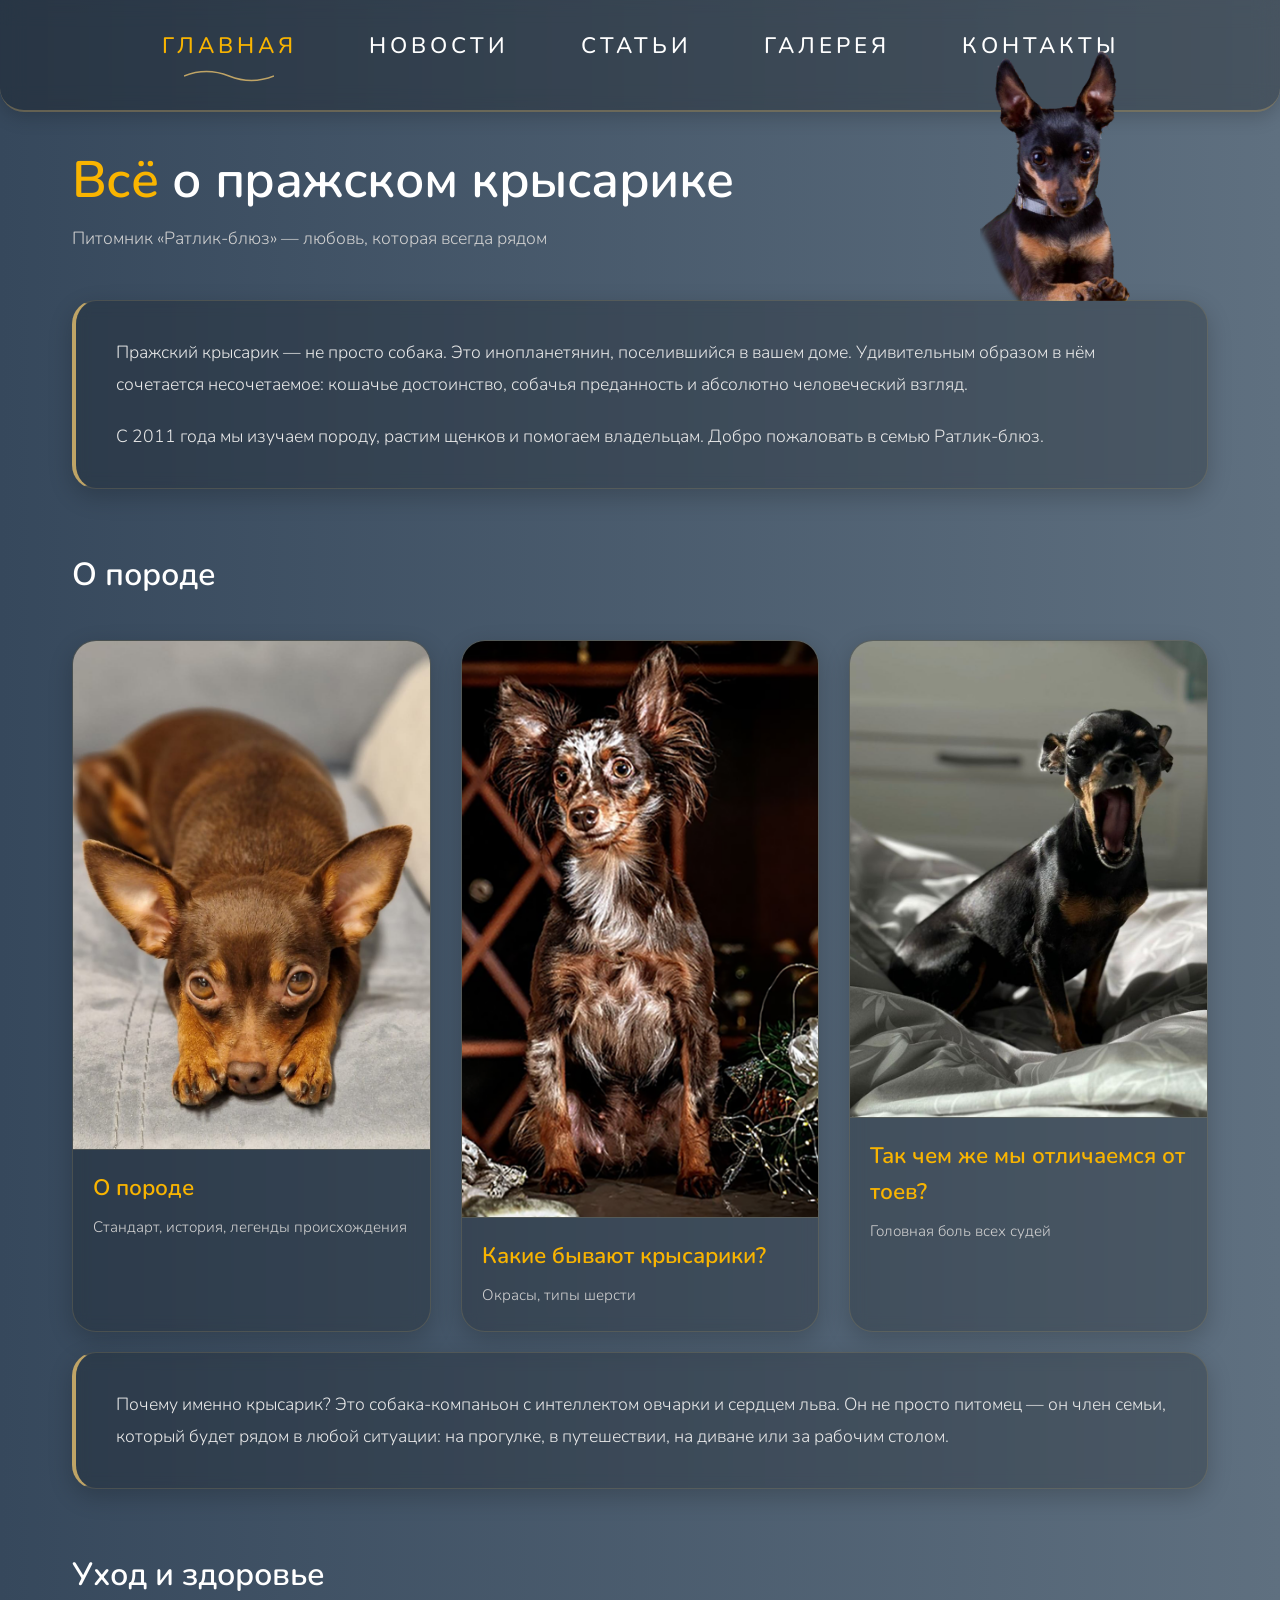
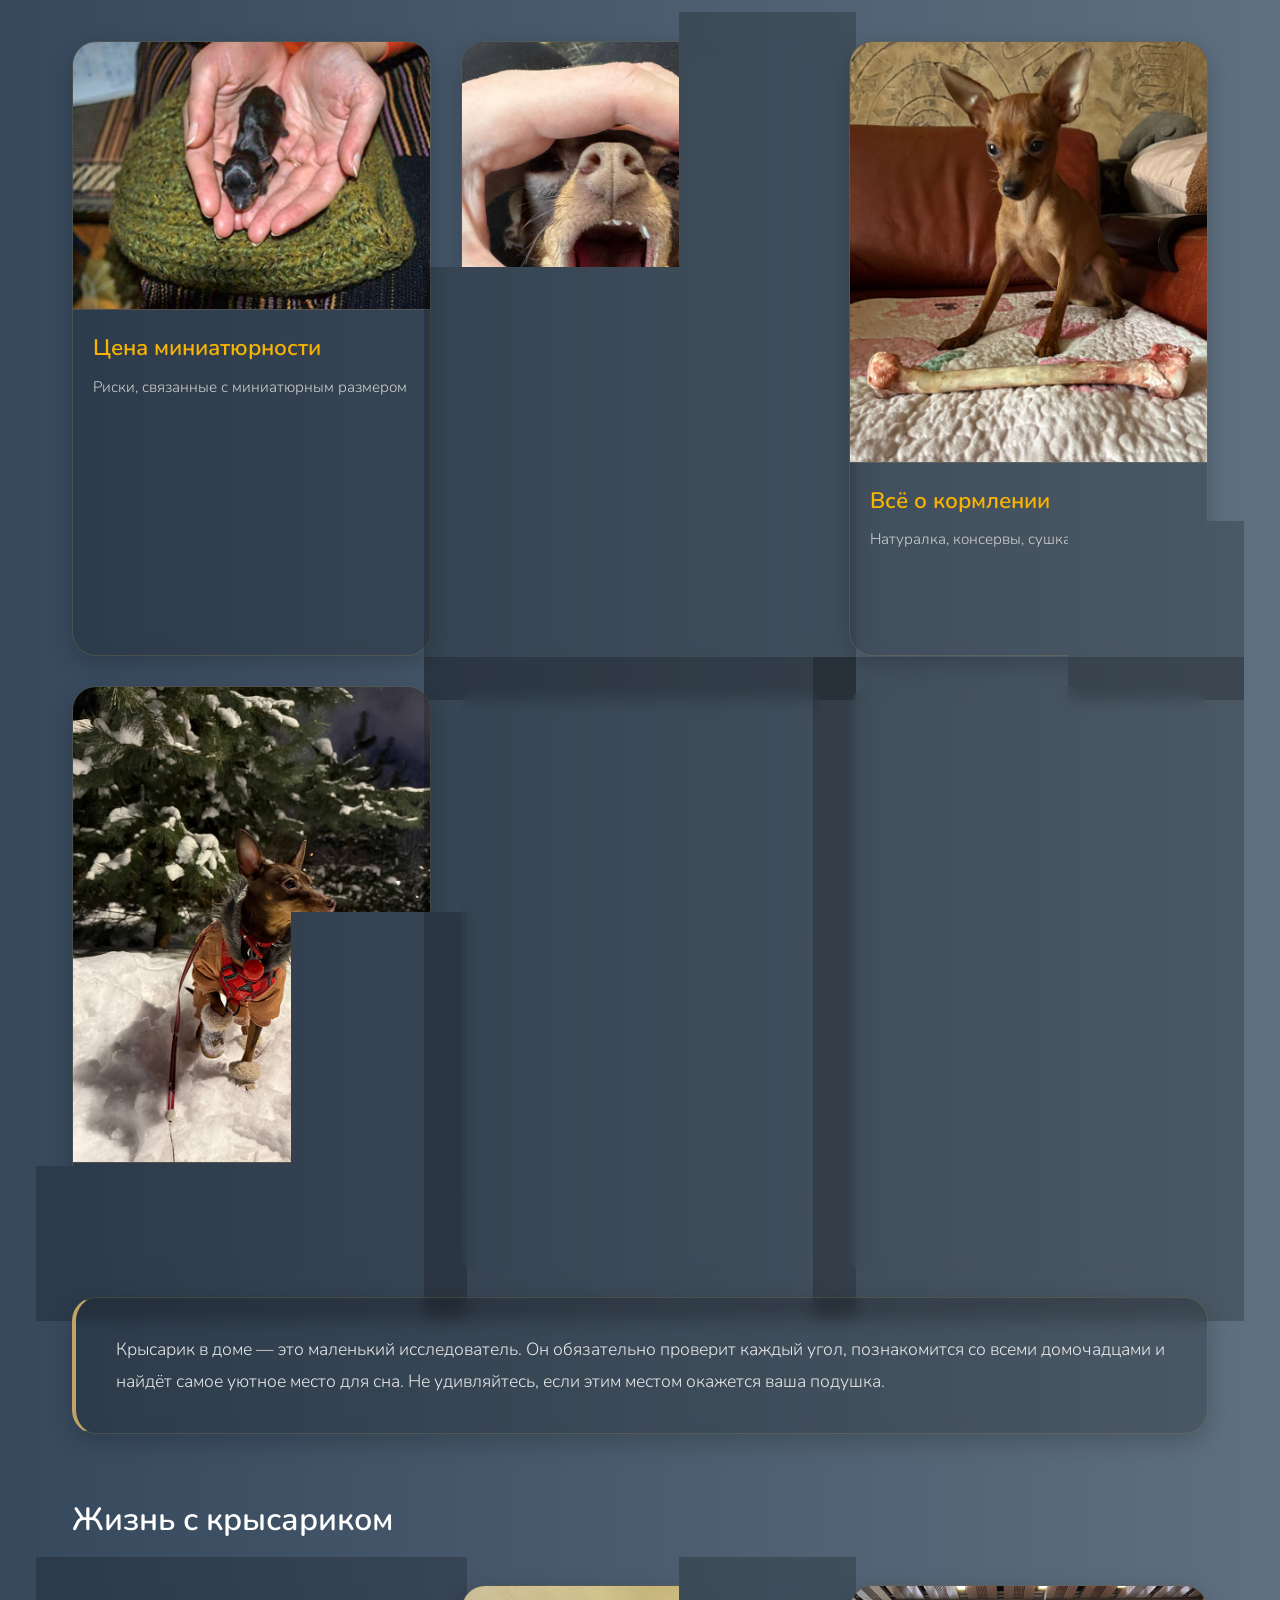
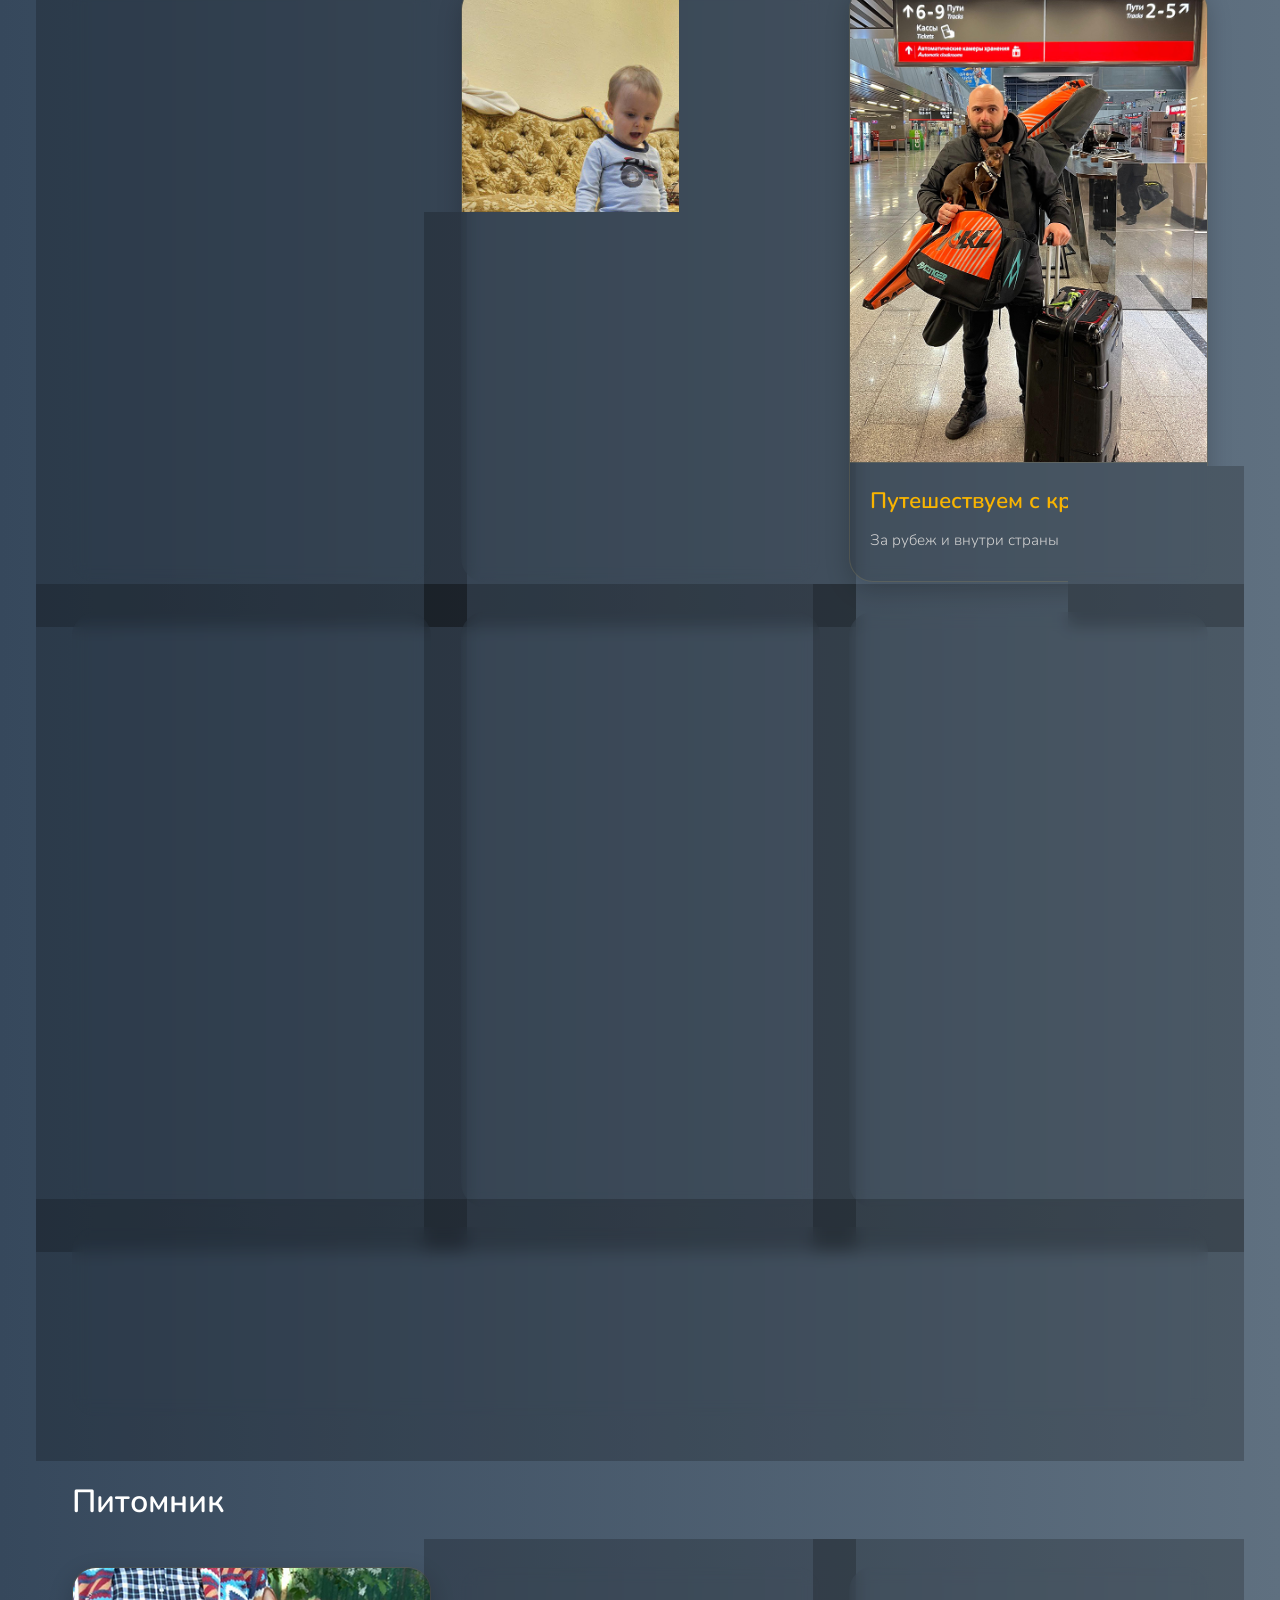
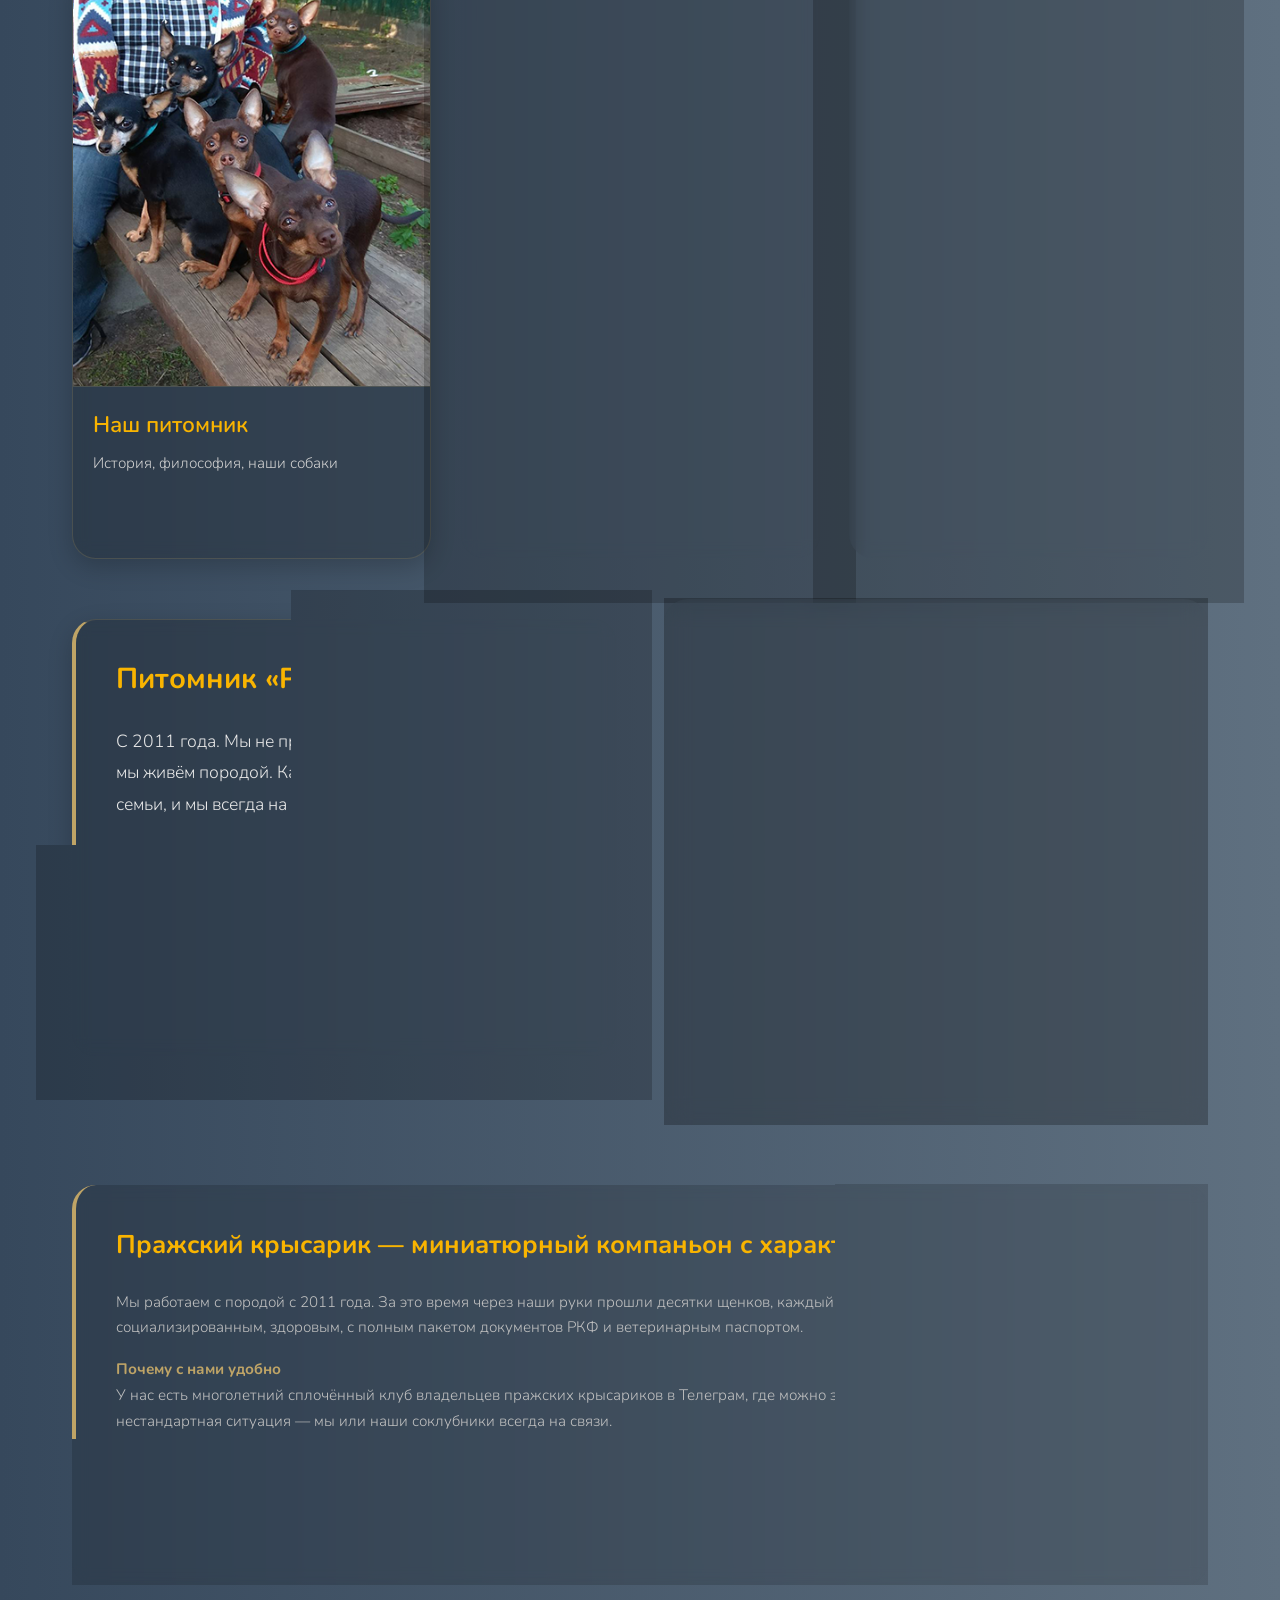
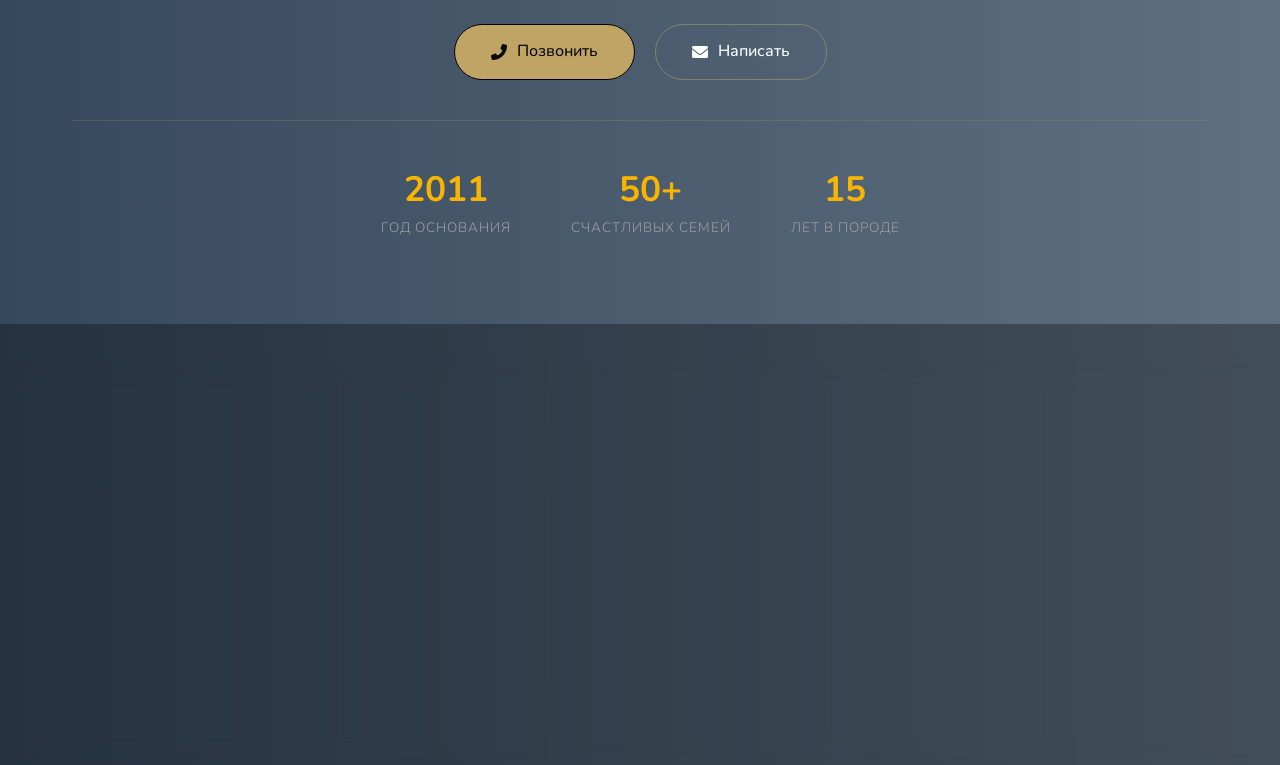
<file: index.html>
<!DOCTYPE html>
<html lang="ru">
<head>
    <meta charset="UTF-8">
    <meta name="viewport" content="width=device-width, initial-scale=1.0">
    
    <title>Пражский крысарик | Питомник Ратлик-блюз | Москва</title>
    <meta name="description" content="Пражский крысарик — миниатюрная собака-компаньон. Питомник Ратлик-блюз: щенки пражского крысарика, статьи, уход, воспитание, фотогалерея. С 2011 года.">
    <meta name="keywords" content="пражский крысарик, ратлик, питомник пражских крысариков, купить щенка пражского крысарика, пражский крысарик Москва, ратлик-блюз">
    <meta name="author" content="Питомник Ратлик-блюз">
    <meta name="robots" content="index, follow">

    <link rel="canonical" href="https://ratlik.org/">

    <meta property="og:title" content="Пражский крысарик | Питомник Ратлик-блюз">
    <meta property="og:description" content="Всё о пражском крысарике: уход, воспитание, здоровье, фотогалерея. Питомник с 2011 года.">
    <meta property="og:image" content="https://ratlik.org/images/side-dog.webp">
    <meta property="og:url" content="https://ratlik.org/">
    <meta property="og:type" content="website">
    <meta property="og:locale" content="ru_RU">
    <meta property="og:site_name" content="Питомник Ратлик-блюз">

    <meta name="twitter:card" content="summary_large_image">
    <meta name="twitter:title" content="Пражский крысарик | Питомник Ратлик-блюз">
    <meta name="twitter:description" content="Всё о пражском крысарике. Питомник с 2011 года.">
    <meta name="twitter:image" content="https://ratlik.org/images/side-dog.webp">
    
    <link href="https://fonts.googleapis.com/css2?family=Nunito:wght@300;400;500;600;700&display=swap" rel="stylesheet">
    <link rel="stylesheet" href="https://cdnjs.cloudflare.com/ajax/libs/font-awesome/6.0.0-beta3/css/all.min.css">
    
    <link rel="stylesheet" href="css/main.css">
    <link rel="stylesheet" href="css/header.css">
    <link rel="stylesheet" href="css/footer.css">
    <link rel="stylesheet" href="css/cards.css">
</head>
<body class="theme-dark">

    <div class="corner-portrait">
        <img src="images/side-dog.webp" alt="Пражский крысарик" width="212" height="auto">
    </div>

    <div id="header-placeholder"></div>

    <main class="main-content">
        <div class="multicolor-title">
            <span class="accent-part">Всё</span> о пражском крысарике
        </div>
        <div class="subhead">Питомник «Ратлик-блюз» — любовь, которая всегда рядом</div>

        <!-- Вводный текст -->
        <div class="text-block">
            <p>Пражский крысарик — не просто собака. Это инопланетянин, поселившийся в вашем доме. Удивительным образом в нём сочетается несочетаемое: кошачье достоинство, собачья преданность и абсолютно человеческий взгляд.</p>
            <p>С 2011 года мы изучаем породу, растим щенков и помогаем владельцам. Добро пожаловать в семью Ратлик-блюз.</p>
        </div>

        <!-- Блок №1: О породе -->
        <h2 class="section-title"><span class="accent-border">О породе</span></h2>
        
        <div class="cards-grid">
            <a href="o-porode.html" class="card">
                <div class="card-image">
                    <img src="images/o-porode.webp" alt="О породе" loading="lazy" width="800" height="1138">
                </div>
                <div class="card-content">
                    <h3 class="card-title">О породе</h3>
                    <p class="card-text">Стандарт, история, легенды происхождения</p>
                </div>
            </a>
            <a href="kakie-byvayut-krysariki.html" class="card">
                <div class="card-image">
                    <img src="images/kakie-byvayut-krysariki.webp" alt="Какие бывают крысарики" loading="lazy" width="800" height="1292">
                </div>
                <div class="card-content">
                    <h3 class="card-title">Какие бывают крысарики?</h3>
                    <p class="card-text">Окрасы, типы шерсти</p>
                </div>
            </a>
            <a href="chem-otlichaemsya-ot-toev.html" class="card">
                <div class="card-image">
                    <img src="images/chem otlichaemsya ot toev.webp" alt="Так чем же мы отличаемся от тоев" loading="lazy" width="800" height="642">
                </div>
                <div class="card-content">
                    <h3 class="card-title">Так чем же мы отличаемся от тоев?</h3>
                    <p class="card-text">Головная боль всех судей</p>
                </div>
            </a>
        </div>

        <div class="text-block">
            <p>Почему именно крысарик? Это собака-компаньон с интеллектом овчарки и сердцем льва. Он не просто питомец — он член семьи, который будет рядом в любой ситуации: на прогулке, в путешествии, на диване или за рабочим столом.</p>
        </div>

        <!-- Блок №2: Уход и здоровье -->
        <h2 class="section-title"><span class="accent-border">Уход и здоровье</span></h2>
        
        <div class="cards-grid">
            <a href="cena-miniatyurnosti.html" class="card">
                <div class="card-image">
                    <img src="images/cena-miniatyurnosty.webp" alt="Цена миниатюрности" loading="lazy" width="800" height="600">
                </div>
                <div class="card-content">
                    <h3 class="card-title">Цена миниатюрности</h3>
                    <p class="card-text">Риски, связанные с миниатюрным размером</p>
                </div>
            </a>
            <a href="zdorovie-i-uhod.html" class="card">
                <div class="card-image">
                    <img src="images/zdorovie-i-uhod.webp" alt="Здоровье и уход" loading="lazy" width="800" height="1120">
                </div>
                <div class="card-content">
                    <h3 class="card-title">Здоровье и уход</h3>
                    <p class="card-text">Прививки, зубы, когти, риски заболеваний</p>
                </div>
            </a>
            <a href="vse-o-kormlenii.html" class="card">
                <div class="card-image">
                    <img src="images/vse-o-kormlenii.webp" alt="Всё о кормлении" loading="lazy" width="800" height="942">
                </div>
                <div class="card-content">
                    <h3 class="card-title">Всё о кормлении</h3>
                    <p class="card-text">Натуралка, консервы, сушка</p>
                </div>
            </a>
            <a href="odezhda-dlya-krysarika.html" class="card">
                <div class="card-image">
                    <img src="images/odezhda-dlya-krysarika.webp" alt="Одежда для крысарика" loading="lazy" width="800" height="1067">
                </div>
                <div class="card-content">
                    <h3 class="card-title">Одежда для крысарика</h3>
                    <p class="card-text">В холодные зимы и просто для красоты</p>
                </div>
            </a>
            <a href="gotovimsya-k-pereezdu.html" class="card">
                <div class="card-image">
                    <img src="images/gotovimsya-k-pereezdu.webp" alt="Готовимся к приезду щенка" loading="lazy" width="800" height="993">
                </div>
                <div class="card-content">
                    <h3 class="card-title">Готовимся к приезду щенка</h3>
                    <p class="card-text">Что купить до переезда щенка в дом</p>
                </div>
            </a>
            <a href="pelenka-ili-progulka.html" class="card">
                <div class="card-image">
                    <img src="images/pelenka-ili-progulka.webp" alt="Пелёнка или прогулка" loading="lazy" width="800" height="1029">
                </div>
                <div class="card-content">
                    <h3 class="card-title">Пелёнка или прогулка?</h3>
                    <p class="card-text">Приучаем к туалету правильно</p>
                </div>
            </a>
        </div>

        <div class="text-block">
            <p>Крысарик в доме — это маленький исследователь. Он обязательно проверит каждый угол, познакомится со всеми домочадцами и найдёт самое уютное место для сна. Не удивляйтесь, если этим местом окажется ваша подушка.</p>
        </div>

        <!-- Блок №3: Жизнь с крысариком -->
        <h2 class="section-title"><span class="accent-border">Жизнь с крысариком</span></h2>
        
        <div class="cards-grid">
            <a href="krysariki-i-koshki.html" class="card">
                <div class="card-image">
                    <img src="images/krysariki-i-koshki-1.webp" alt="Крысарики, кошки и другие звери" loading="lazy" width="800" height="999">
                </div>
                <div class="card-content">
                    <h3 class="card-title">Крысарики, кошки и другие звери</h3>
                    <p class="card-text">Как уживаются с другими питомцами</p>
                </div>
            </a>
            <a href="krysariki-i-deti.html" class="card">
                <div class="card-image">
                    <img src="images/kryssriki-i-dety.webp" alt="Крысарики и дети" loading="lazy" width="800" height="1067">
                </div>
                <div class="card-content">
                    <h3 class="card-title">Крысарики и дети</h3>
                    <p class="card-text">Маленькая собака и маленький человек</p>
                </div>
            </a>
            <a href="puteshestvuem-s-krysarikom.html" class="card">
                <div class="card-image">
                    <img src="images/puteshestvuem-s-krysarikom.webp" alt="Путешествуем с крысариком" loading="lazy" width="800" height="1067">
                </div>
                <div class="card-content">
                    <h3 class="card-title">Путешествуем с крысариком</h3>
                    <p class="card-text">За рубеж и внутри страны</p>
                </div>
            </a>
            <a href="vospitanie-i-dressirovka.html" class="card">
                <div class="card-image">
                    <img src="images/vospitanie i dressirovka.webp" alt="Воспитание и дрессировка" loading="lazy" width="800" height="1067">
                </div>
                <div class="card-content">
                    <h3 class="card-title">Воспитание и дрессировка</h3>
                    <p class="card-text">Необходимые навыки и чему можно научить</p>
                </div>
            </a>
            <a href="lovyat-li-krysariki-krys.html" class="card">
                <div class="card-image">
                    <img src="images/lovyat-krys.webp" alt="Ловят ли крысарики крыс" loading="lazy" width="800" height="1067">
                </div>
                <div class="card-content">
                    <h3 class="card-title">Ловят ли крысарики крыс?</h3>
                    <p class="card-text">Просто частый вопрос</p>
                </div>
            </a>
          <a href="podgotovka-k-vystavke.html" class="card">
    <div class="card-image">
        <img src="images/vystavka.webp" alt="крысарик на выставке" loading="lazy" width="800" height="1067">
    </div>
    <div class="card-content">
        <h3 class="card-title">Подготовка к выставке</h3>
        <p class="card-text">Дрессировка и документы</p>
    </div>
</a>
            </a>
        </div>

        <div class="text-block">
            <p>Питомник «Ратлик-блюз» основан в 2011 году. Мы не просто занимаемся разведением — мы живём породой. Каждый наш выпускник — это часть семьи, и мы всегда на связи с владельцами.</p>
            <p>Бесплатная консультация — первое, с чего мы начинаем знакомство.</p>
        </div>

        <!-- Блок №4: Питомник -->
        <h2 class="section-title"><span class="accent-border">Питомник</span></h2>
        
        <div class="cards-grid">
            <a href="nash-pitomnik.html" class="card">
                <div class="card-image">
                    <img src="images/pitomnik.webp" alt="Наш питомник" loading="lazy" width="800" height="936">
                </div>
                <div class="card-content">
                    <h3 class="card-title">Наш питомник</h3>
                    <p class="card-text">История, философия, наши собаки</p>
                </div>
            </a>
            <a href="progulki-s-krysarikom.html" class="card">
    <div class="card-image">
        <img src="images/progulki.webp" alt="Крысарик в городе" loading="lazy" width="800" height="600">
    </div>
    <div class="card-content">
        <h3 class="card-title">Прогулки с крысариком</h3>
        <p class="card-text">Галерея</p>
    </div>
</a>
            <a href="kontakty.html" class="card">
                <div class="card-image">
                    <img src="images/krysariki-i-hozyaeva-1.webp" alt="Хозяева крысариков" loading="lazy" width="400" height="400">
                </div>
                <div class="card-content">
                    <h3 class="card-title">Крысарики и хозяева</h3>
                    <p class="card-text">Адаптация и поведение в семье, иерархия.</p>
                </div>
            </a>
        </div>

        <!-- Форма + О питомнике -->
        <div class="two-columns">
            <div class="text-block" style="margin-bottom: 0;">
                <h2>Питомник «Ратлик-блюз»</h2>
                <p>С 2011 года. Мы не просто занимаемся разведением — мы живём породой. Каждый наш выпускник — это часть семьи, и мы всегда на связи с владельцами.</p>
                <p>За эти годы мы накопили огромный опыт в уходе, воспитании и здоровье пражских крысариков. И с радостью делимся им на страницах нашего сайта.</p>
                <p>Бесплатная консультация — первое, с чего мы начинаем знакомство.</p>
            </div>
            <div>
                <div class="form-card">
                    <h3>Задать вопрос</h3>
                    <p style="text-align: center; color: #b0b0b0; margin-bottom: 20px; font-size: 0.9rem;">Или забронировать щенка</p>
                    <form action="#" method="POST">
                        <div class="form-group">
                            <input type="text" name="name" placeholder="Ваше имя" required>
                        </div>
                        <div class="form-group">
                            <input type="tel" name="phone" placeholder="Телефон" required>
                        </div>
                        <div class="form-group">
                            <input type="email" name="email" placeholder="Ваш email">
                        </div>
                        <div class="form-group">
                            <textarea name="message" placeholder="Ваш вопрос или пожелания по щенку" rows="2"></textarea>
                        </div>
                        <button type="submit" class="btn-submit">Отправить →</button>
                        <p style="text-align: center; font-size: 0.7rem; color: #888; margin-top: 16px;">Нажимая кнопку, вы соглашаетесь на обработку персональных данных</p>
                    </form>
                </div>
            </div>
        </div>

        <!-- SEO-БЛОК -->
        <div class="seo-block">
            <h3>Пражский крысарик — миниатюрный компаньон с характером</h3>
            <p>Мы работаем с породой с 2011 года. За это время через наши руки прошли десятки щенков, каждый из которых уехал в новый дом социализированным, здоровым, с полным пакетом документов РКФ и ветеринарным паспортом.</p>
            <p><strong>Почему с нами удобно</strong><br>У нас есть многолетний сплочённый клуб владельцев пражских крысариков в Телеграм, где можно задать любой вопрос 24/7. Если возникает нестандартная ситуация — мы или наши соклубники всегда на связи.</p>
            <p><strong>Когда стоит позвонить</strong><br>Если вы задумываетесь о щенке — просто наберите нас. Мы расскажем о породе, о планах на помёты, ответим на вопросы о характере, уходе и содержании. Бесплатная консультация — первое, с чего мы начинаем знакомство.</p>
        </div>

        <!-- Кнопки -->
        <div class="footer-buttons">
            <a href="tel:+79117169511" class="btn-footer btn-footer-call"><i class="fas fa-phone-alt"></i> Позвонить</a>
            <a href="mailto:ratlik@example.com" class="btn-footer btn-footer-write"><i class="fas fa-envelope"></i> Написать</a>
        </div>

        <!-- Статистика -->
        <div class="stats-bottom">
            <div class="stat-item">
                <div class="stat-number">2011</div>
                <div class="stat-label">год основания</div>
            </div>
            <div class="stat-item">
                <div class="stat-number">50+</div>
                <div class="stat-label">счастливых семей</div>
            </div>
            <div class="stat-item">
                <div class="stat-number">15</div>
                <div class="stat-label">лет в породе</div>
            </div>
        </div>
    </main>

    <div id="footer-placeholder"></div>

    <script src="js/include.js"></script>
</body>
</html>
</file>
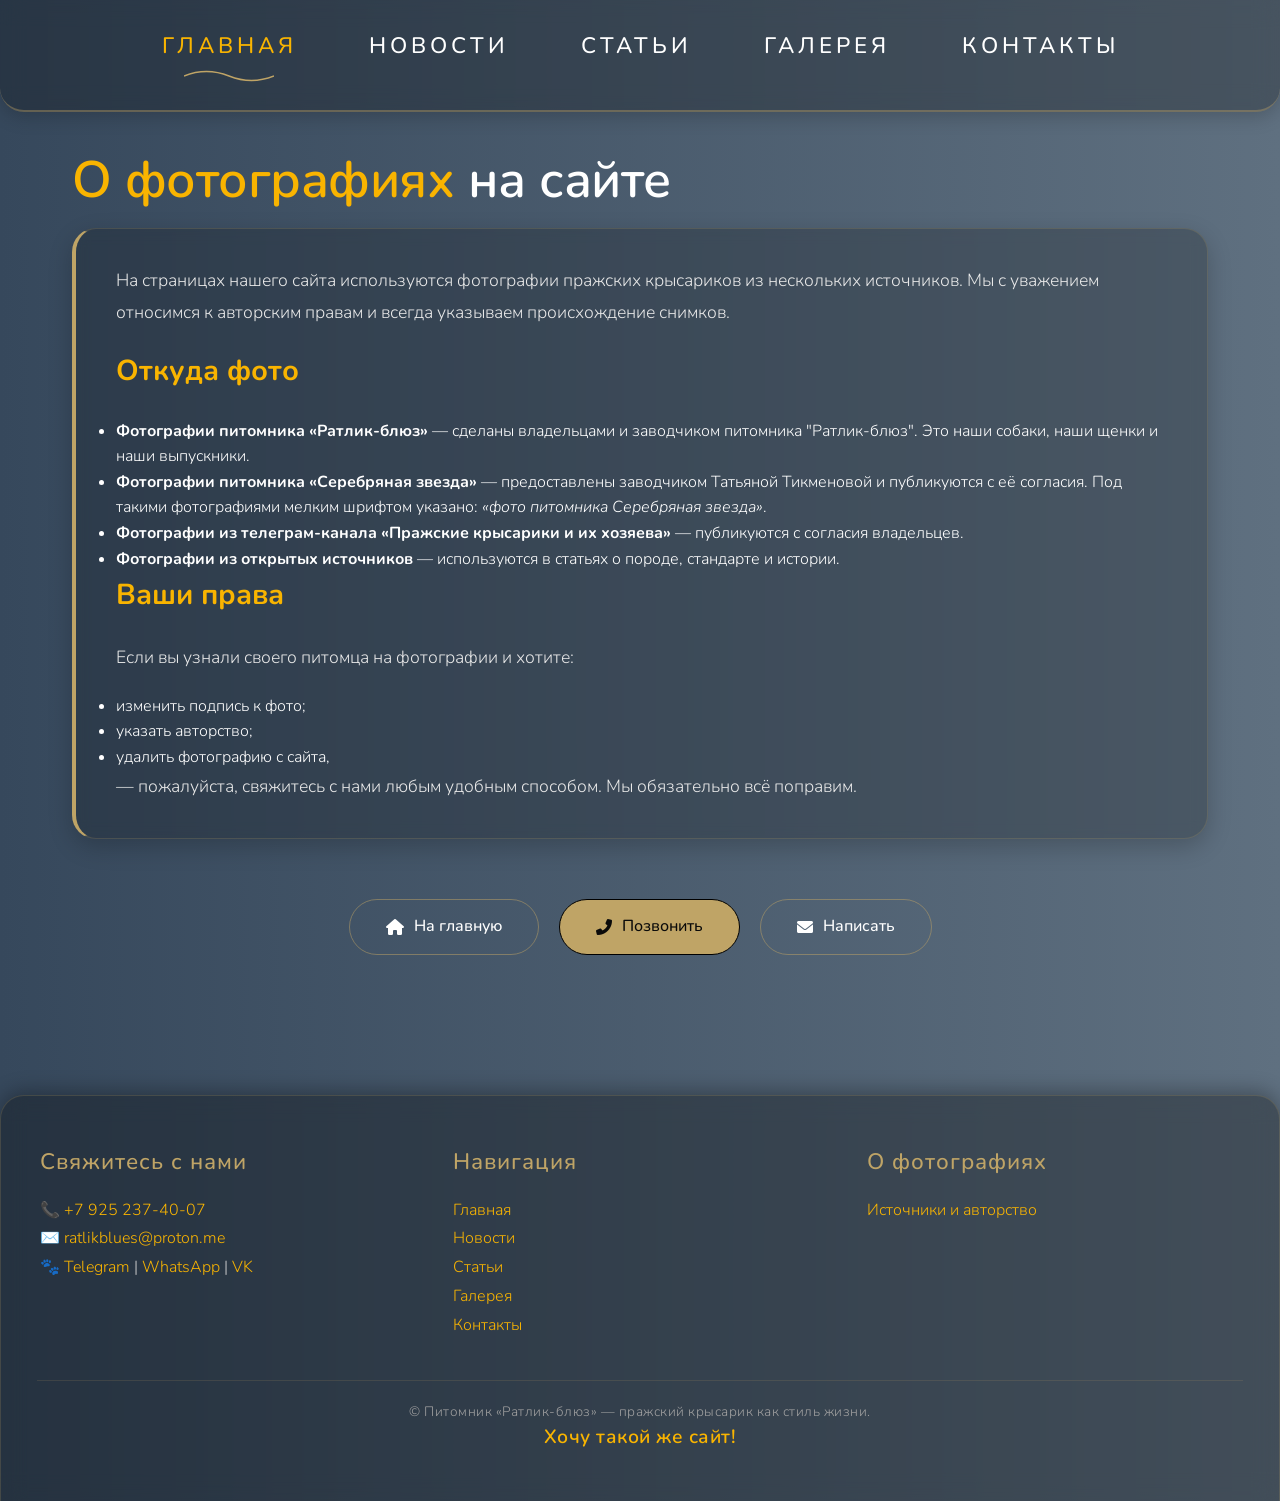
<file: about-photos.html>
<!DOCTYPE html>
<html lang="ru">
<head>
    <meta charset="UTF-8">
    <meta name="viewport" content="width=device-width, initial-scale=1.0">
    
    <title>О фотографиях | Пражский крысарик | Питомник Ратлик-блюз</title>
    <meta name="description" content="Источники фотографий на сайте питомника Ратлик-блюз. Авторство, согласия владельцев, контакты для обратной связи.">
    <meta name="keywords" content="фотографии пражских крысариков, авторство фото, источники фотографий, питомник Ратлик-блюз">
    <meta name="author" content="Maria Wolt">
    <meta name="robots" content="index, follow">

    <link rel="canonical" href="https://ratlik.org/about-photos.html">

    <meta property="og:title" content="О фотографиях | Пражский крысарик | Питомник Ратлик-блюз">
    <meta property="og:description" content="Источники фотографий на сайте питомника. Авторство, согласия владельцев, контакты.">
    <meta property="og:image" content="https://ratlik.org/images/side-dog.webp">
    <meta property="og:url" content="https://ratlik.org/about-photos.html">
    <meta property="og:type" content="article">
    <meta property="og:locale" content="ru_RU">
    <meta property="og:site_name" content="Питомник Ратлик-блюз">

    <meta name="twitter:card" content="summary_large_image">
    <meta name="twitter:title" content="О фотографиях | Пражский крысарик | Питомник Ратлик-блюз">
    <meta name="twitter:description" content="Источники фотографий на сайте питомника. Авторство, согласия владельцев, контакты.">
    <meta name="twitter:image" content="https://ratlik.org/images/side-dog.webp">
    
    <link href="https://fonts.googleapis.com/css2?family=Nunito:wght@300;400;500;600;700&display=swap" rel="stylesheet">
    <link rel="stylesheet" href="https://cdnjs.cloudflare.com/ajax/libs/font-awesome/6.0.0-beta3/css/all.min.css">
    
    <link rel="stylesheet" href="css/main.css">
    <link rel="stylesheet" href="css/header.css">
    <link rel="stylesheet" href="css/footer.css">
</head>
<body class="theme-dark">

    <div id="header-placeholder"></div>

    <main class="main-content">
        <h1 class="multicolor-title">
            <span class="accent-part">О фотографиях</span> на сайте
        </h1>

        <div class="text-block">
            <p>На страницах нашего сайта используются фотографии пражских крысариков из нескольких источников. Мы с уважением относимся к авторским правам и всегда указываем происхождение снимков.</p>
            
            <h2>Откуда фото</h2>
            <ul>
                <li><strong>Фотографии питомника «Ратлик-блюз»</strong> — сделаны владельцами и заводчиком питомника "Ратлик-блюз". Это наши собаки, наши щенки и наши выпускники.</li>
                <li><strong>Фотографии питомника «Серебряная звезда»</strong> — предоставлены заводчиком Татьяной Тикменовой и публикуются с её согласия. Под такими фотографиями мелким шрифтом указано: <em>«фото питомника Серебряная звезда»</em>.</li>
                <li><strong>Фотографии из телеграм-канала «Пражские крысарики и их хозяева»</strong> — публикуются с согласия владельцев.</li>
                <li><strong>Фотографии из открытых источников</strong> — используются в статьях о породе, стандарте и истории.</li>
            </ul>

           
            <h2>Ваши права</h2>
            <p>Если вы узнали своего питомца на фотографии и хотите:</p>
            <ul>
                <li>изменить подпись к фото;</li>
                <li>указать авторство;</li>
                <li>удалить фотографию с сайта,</li>
            </ul>
            <p>— пожалуйста, свяжитесь с нами любым удобным способом. Мы обязательно всё поправим.</p>
        </div>

        <div class="footer-buttons">
            <a href="index.html" class="btn-footer btn-footer-write"><i class="fas fa-home"></i> На главную</a>
            <a href="tel:+79252374007" class="btn-footer btn-footer-call"><i class="fas fa-phone-alt"></i> Позвонить</a>
            <a href="mailto:ratlik@example.com" class="btn-footer btn-footer-write"><i class="fas fa-envelope"></i> Написать</a>
        </div>
    </main>

    <div id="footer-placeholder"></div>

    <script src="js/include.js"></script>
</body>
</html>
</file>
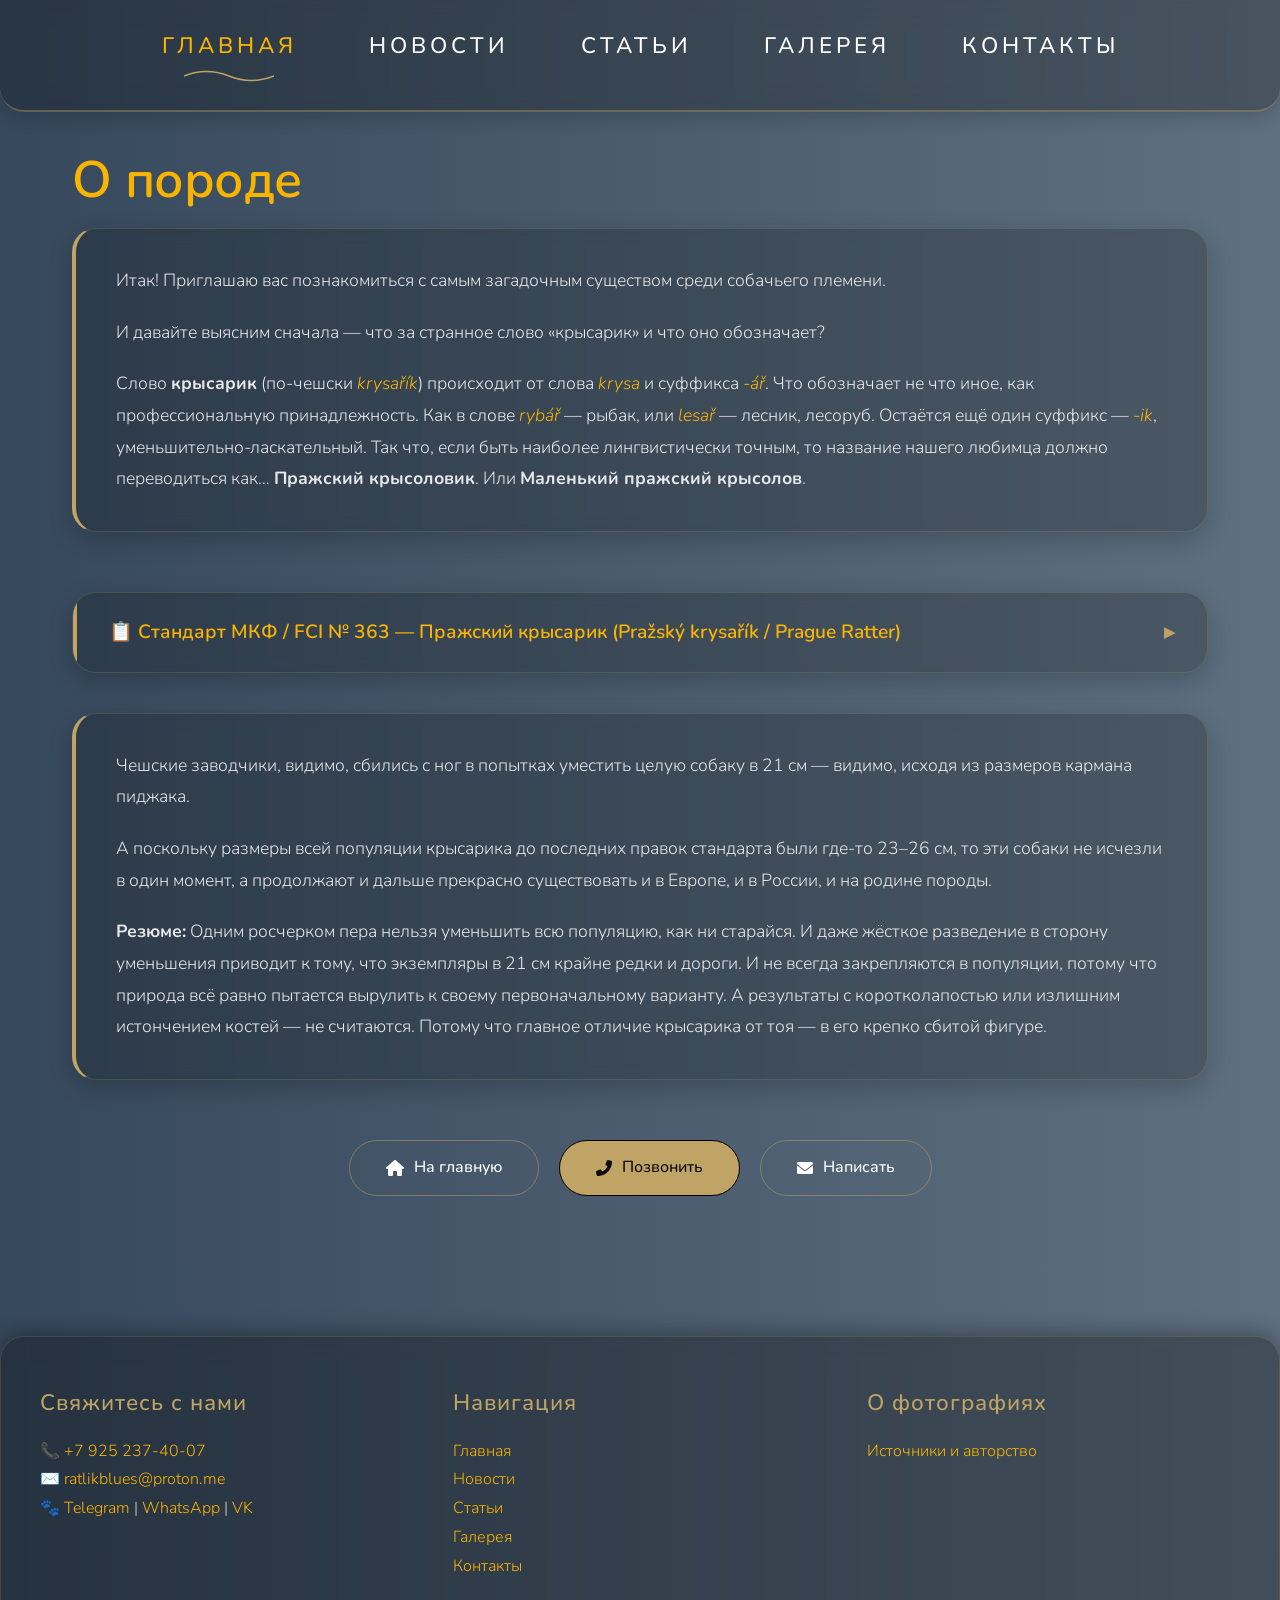
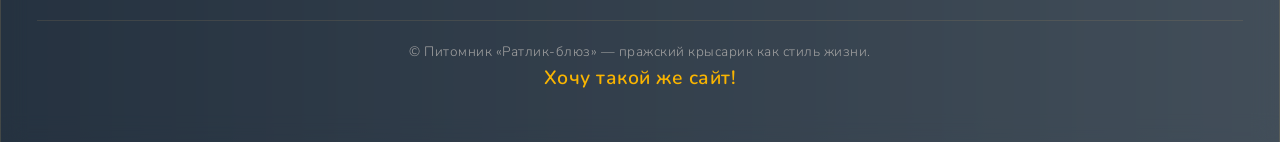
<file: o-porode.html>
<!DOCTYPE html>
<html lang="ru">
<head>
    <meta charset="UTF-8">
    <meta name="viewport" content="width=device-width, initial-scale=1.0">
    
    <title>О породе | Пражский крысарик | Питомник Ратлик-блюз</title>
    <meta name="description" content="Пражский крысарик: история породы, стандарт FCI №363, происхождение названия, особенности и характер. Питомник Ратлик-блюз, Москва.">
    <meta name="keywords" content="пражский крысарик, стандарт FCI, о породе, история породы, пражский крысарик стандарт, питомник Ратлик-блюз">
    <meta name="author" content="Питомник Ратлик-блюз">
    <meta name="robots" content="index, follow">

    <link rel="canonical" href="https://ratlik.org/o-porode.html">

    <meta property="og:title" content="О породе | Пражский крысарик | Питомник Ратлик-блюз">
    <meta property="og:description" content="История породы, стандарт FCI №363, особенности и характер пражского крысарика.">
    <meta property="og:image" content="https://ratlik.org/images/o-porode.webp">
    <meta property="og:url" content="https://ratlik.org/o-porode.html">
    <meta property="og:type" content="article">
    <meta property="og:locale" content="ru_RU">
    <meta property="og:site_name" content="Питомник Ратлик-блюз">

    <meta name="twitter:card" content="summary_large_image">
    <meta name="twitter:title" content="О породе | Пражский крысарик | Питомник Ратлик-блюз">
    <meta name="twitter:description" content="История породы, стандарт FCI №363, особенности и характер пражского крысарика.">
    <meta name="twitter:image" content="https://ratlik.org/images/o-porode.webp">
    
    <link href="https://fonts.googleapis.com/css2?family=Nunito:wght@300;400;500;600;700&display=swap" rel="stylesheet">
    <link rel="stylesheet" href="https://cdnjs.cloudflare.com/ajax/libs/font-awesome/6.0.0-beta3/css/all.min.css">
    
    <link rel="stylesheet" href="css/main.css">
    <link rel="stylesheet" href="css/header.css">
    <link rel="stylesheet" href="css/footer.css">
</head>
<body class="theme-dark">

    <div id="header-placeholder"></div>

    <main class="main-content">
        <h1 class="multicolor-title">
            <span class="accent-part">О породе</span>
        </h1>

       <div class="text-block">
    <p>Итак! Приглашаю вас познакомиться с самым загадочным существом среди собачьего племени.</p>
    <p>И давайте выясним сначала — что за странное слово «крысарик» и что оно обозначает?</p>
    <p>Слово <strong>крысарик</strong> (по-чешски <em class="accent">krysařík</em>) происходит от слова <em class="accent">krysa</em> и суффикса <em class="accent">-ář</em>. Что обозначает не что иное, как профессиональную принадлежность. Как в слове <em class="accent">rybář</em> — рыбак, или <em class="accent">lesař</em> — лесник, лесоруб. Остаётся ещё один суффикс — <em class="accent">-ik</em>, уменьшительно-ласкательный. Так что, если быть наиболее лингвистически точным, то название нашего любимца должно переводиться как… <strong>Пражский крысоловик</strong>. Или <strong>Маленький пражский крысолов</strong>.</p>
</div>

        <details class="standard-details">
            <summary class="standard-summary">
                <span>📋 Стандарт МКФ / FCI № 363 — Пражский крысарик (Pražský krysařík / Prague Ratter)</span>
                <span class="summary-icon">▶</span>
            </summary>
            <div class="standard-content">
                <p><strong>ПРОИСХОЖДЕНИЕ:</strong> Чешская Республика</p>
                <p><strong>ДАТА ПУБЛИКАЦИИ ОФИЦИАЛЬНО ДЕЙСТВУЮЩЕГО СТАНДАРТА:</strong> 20.02.2019</p>
                <p><strong>НАЗНАЧЕНИЕ:</strong> Собака-компаньон.</p>
                <p><strong>КЛАССИФИКАЦИЯ:</strong> Группа 9 Компаньоны и декоративные собаки. Секция 9 Континентальный той-спаниель, Русский той и Пражский крысарик. Без рабочих испытаний.</p>
                <p>Порода условно признана Международной кинологической федерацией 29.04.2019.</p>

                <h4>КРАТКАЯ ИСТОРИЧЕСКАЯ СПРАВКА</h4>
                <p>Так сложилось исторически, что Пражский крысарик получил известность ещё в далёком прошлом Чешского государства. Благодаря небольшому размеру, проворности и весьма развитому обонянию, этих собак использовали для ловли крыс (отсюда и пошло название «крысарик» — крысолов). Это свойство порода приобрела в результате длительного исторического развития. Маленькую подвижную собачку можно было часто видеть на знатных банкетах чешских королей в Пражском граде. Она считалась украшением двора Чешской аристократии и в качестве подарка передавалась Чешскими королями другим европейским монархам, а впоследствии и простыми гражданами. Результаты проведённых исторических исследований подтвердили, что крысарик является исключительно чешской породой, чьё происхождение можно проследить уже на ранних этапах истории Чешского народа. В 1980 году было начато успешное возрождение породы. Теперь пражский крысарик снова является излюбленным домашним животным и как семейная собака становится всё более популярным во многих странах мира.</p>

                <h4>ОБЩИЙ ВИД</h4>
                <p>Маленькая собачка, гладкошерстная или с полудлинной шерстью, с компактным корпусом почти квадратного формата. Несмотря на свой небольшой размер, очень подвижная, бдительная и жизнерадостная. Половой диморфизм должен быть чётко выражен.</p>

                <h4>ВАЖНЫЕ ПРОПОРЦИИ</h4>
                <p>Высота в холке относится к длине корпуса как 1:1,05. Суки могут быть чуть длиннее.</p>
                <p>Глубина груди в идеале должна равняться половине высоты собаки в холке. Ширина и длина черепной части головы должны быть равны. Ширина черепа ни в коем случае не должна превышать его длины. Морда должна составлять треть от всей длины головы или меньше, чем её половина.</p>
                <p>Эти пропорции следует считать идеальными, но общий вид имеет большее значение.</p>

                <h4>ПОВЕДЕНИЕ / ТЕМПЕРАМЕНТ</h4>
                <p>Пражский крысарик — кроткий, любопытный и привязчивый. Он проворный, с полноценными и равномерными движениями. По своей природе к чужим относится несколько сдержанно, но к членам своей семьи очень дружелюбен. Отличается врождёнными благородными манерами и характером.</p>

                <h4>ГОЛОВА</h4>
                <p><strong>Череп:</strong> При осмотре сбоку округлый, плоскости черепа и морды не параллельны, затылочный бугор хорошо заметен. Глаза широко расставлены. Кожа на черепе без морщин и покрыта короткой, тонкой шерстью. Переход от лба к морде выражен.</p>
                <p><strong>Мочка носа:</strong> Полностью пигментирована, в цвет основного окраса.</p>
                <p><strong>Губы:</strong> Сухие, крепкие, плотно прилегающие, углы губ закрытые. Край губы полностью пигментирован в тон окраса.</p>
                <p><strong>Челюсти/Зубы:</strong> Челюсти крепкие и заужены к морде. Правильный ножницеобразный прикус. Полнозубость предпочтительна.</p>
                <p><strong>Глаза:</strong> Тёмные, цвет глаз соответствует окрасу шерсти. Среднего размера, округлые, не чрезмерно выпуклые, широко расставленные. Веки плотно прилегающие, хорошо пигментированы.</p>
                <p><strong>Уши:</strong> Посажены в затылочной части головы, треугольной формы, крепкие, натуральные стоячие, поставлены под лёгким углом к боковым сторонам черепа (слегка развешаны).</p>

                <h4>ШЕЯ</h4>
                <p>Сухая без подвеса, с элегантным загривком и относительно длинная, поставлена под правильным углом к корпусу и голове.</p>

                <h4>КОРПУС</h4>
                <p>Линия верха ровная и прочная. Холка едва заметна. Спина короткая, прямая, крепкая. Поясница короткая, крепкая. Круп слегка наклонный, достаточно длинный. Грудь овальная в поперечном сечении, глубина груди составляет 45–50% от высоты в холке. Живот умеренно подтянут.</p>

                <h4>ХВОСТ</h4>
                <p>Посажен на уровне спины. Некупированный хвост должен доходить до скакательных суставов, но не длиннее. Твёрдый, к концу сужается. От основания прямой на половину своей длины и направлен слегка вверх. В движении собака несёт хвост выше уровня спины, он может заворачиваться на спину в полукольцо.</p>

                <h4>КОНЕЧНОСТИ</h4>
                <p><strong>Передние:</strong> При осмотре спереди прямые и параллельные. Лопатки хорошо обмускулены, затянуты назад. Предплечья достаточно сильные, прямые. Локти плотно прижаты к корпусу. Пясти слегка наклонные, крепкие. Лапы округлой формы, сводистые, с плотно сомкнутыми пальцами. Когти тёмные.</p>
                <p><strong>Задние:</strong> С достаточно выраженными углами сочленений, хорошо обмускулены. Бёдра с развитой мускулатурой. Голени соразмерно обмускулены. Плюсны сильные и прямопоставленные. Задние лапы почти овальные, сводистые. Когти тёмные.</p>

                <h4>ДВИЖЕНИЯ</h4>
                <p>Сбалансированные углы сочленений обеспечивают полноценные, равномерные, параллельные, лёгкие движения. Походка не должна быть шаркающей. Движения на рыси должны быть размашистыми.</p>

                <h4>КОЖА</h4>
                <p>Плотная, сильная, прочная и плотно прилегающая. Пигментация соответствует окрасу шерсти.</p>

                <h4>ШЕРСТНЫЙ ПОКРОВ</h4>
                <p>Короткая, блестящая, плотно прилегающая, густая, без залысин. На голове обычно несколько короче и менее плотная. Полудлинная — с очёсами на ушах, конечностях, хвосте; на груди чуть длиннее.</p>

                <h4>ОКРАС</h4>
                <p>Чёрно-подпалый, коричнево-подпалый или голубой с подпалом, в т.ч. их осветлённые разновидности. Рецессивно рыжий и рыжий наиболее интенсивных оттенков (без подпала). Чёрно-мраморный с подпалом и коричнево-мраморный с подпалом.</p>
                <p>Подпал предпочтительно глубокого красновато-коричневого тона. Подпалины располагаются над глазами, на скулах, груди, пястях (плюснах) и лапах, с внутренней стороны задних конечностей и под хвостом. На передней части груди образованы двумя симметричными и чётко очерченными треугольниками.</p>

                <h4>РАЗМЕР И ВЕС</h4>
                <p>Высота в холке: для кобелей и сук — 21–23 см (допустимое отклонение 1 см). Оптимальный вес — примерно 2,6 кг.</p>

                <h4>НЕДОСТАТКИ</h4>
                <p>Любое отклонение от вышеуказанных положений следует считать недостатком. Среди них: сильно растянутый корпус, узкий лоб, отсутствие пигментации мочки носа, перекос челюсти, мягкая спина, постоянно закрученный хвост, размытый подпал, белое пятно на груди более 1 кв. см, белые пятна на лапах, рост выше 24 см или ниже 20 см.</p>

                <h4>ДИСКВАЛИФИЦИРУЮЩИЕ ПОРОКИ</h4>
                <p>Агрессивность или трусость. Незаросший родничок. Голова яблоком. Слишком короткая морда. Перекус. Отсутствие более 4 зубов (кроме P1 и M3). Голубой или осветлённый жёлтый глаз. Висячие уши. Горбатая спина. Залысины на теле. Отсутствие подпала на голове у подпалых собак. Большое белое пятно на груди более 2 кв. см и наличие белых пятен в любом месте на корпусе или конечностях. Рост выше 26 см или ниже 18 см.</p>

                <h4>ПРИМЕЧАНИЯ</h4>
                <p>Кобели должны иметь два нормально развитых семенника, полностью опущенных в мошонку. Только функционально и клинически здоровые собаки, с присущими конкретной породе характерными признаками, могут использоваться в разведении.</p>
            </div>
        </details>

        <div class="text-block">
            <p>Чешские заводчики, видимо, сбились с ног в попытках уместить целую собаку в 21 см — видимо, исходя из размеров кармана пиджака.</p>
            <p>А поскольку размеры всей популяции крысарика до последних правок стандарта были где-то 23–26 см, то эти собаки не исчезли в один момент, а продолжают и дальше прекрасно существовать и в Европе, и в России, и на родине породы.</p>
            <p><strong>Резюме:</strong> Одним росчерком пера нельзя уменьшить всю популяцию, как ни старайся. И даже жёсткое разведение в сторону уменьшения приводит к тому, что экземпляры в 21 см крайне редки и дороги. И не всегда закрепляются в популяции, потому что природа всё равно пытается вырулить к своему первоначальному варианту. А результаты с коротколапостью или излишним истончением костей — не считаются. Потому что главное отличие крысарика от тоя — в его крепко сбитой фигуре.</p>
        </div>

        <div class="footer-buttons">
    <a href="index.html" class="btn-footer btn-footer-write"><i class="fas fa-home"></i> На главную</a>
    <a href="tel:+79252374007" class="btn-footer btn-footer-call"><i class="fas fa-phone-alt"></i> Позвонить</a>
    <a href="mailto:ratlik@example.com" class="btn-footer btn-footer-write"><i class="fas fa-envelope"></i> Написать</a>
</div>
    </main>

    <div id="footer-placeholder"></div>

    <script src="js/include.js"></script>
</body>
</html>
</file>
<file: css/main.css>
/* ========================================
   RATLIK.ORG — MAIN.CSS
   Базовые стили + темы + единый текстовый блок
   ======================================== */

* {
    margin: 0;
    padding: 0;
    box-sizing: border-box;
}

body {
    font-family: 'Nunito', sans-serif;
    line-height: 1.6;
    min-height: 100vh;
    font-weight: 300;
    position: relative;
}

/* ========================================
   ТЁМНАЯ ТЕМА
   ======================================== */

body.theme-dark {
    background: linear-gradient(90deg, #36485c 0%, #5f7080 100%);
    color: #ffffff;
}

body.theme-dark .corner-portrait {
    position: absolute;
    top: 51px;
    right: 150px;
    width: 150px;
    z-index: 100;
    pointer-events: none;
}

body.theme-dark .corner-portrait img {
    width: 100%;
    height: auto;
    display: block;
}

body.theme-dark .multicolor-title {
    color: #ffffff;
}

body.theme-dark .subhead {
    color: #d0d0d0;
    border-left: none;
    padding-left: 0;
}

body.theme-dark .section-title {
    color: #ffffff;
}

/* ЕДИНЫЙ ТЕКСТОВЫЙ БЛОК (тёмная тема) */
body.theme-dark .text-block {
    background: rgba(0, 0, 0, 0.2);
    backdrop-filter: blur(8px);
    border-radius: 24px;
    padding: 36px 40px;
    border: 1px solid rgba(191, 164, 102, 0.2);
    border-left: 4px solid #bfa466;
    box-shadow: 0 8px 24px rgba(0, 0, 0, 0.2);
    margin-top: 20px;
    margin-bottom: 60px;
}

body.theme-dark .text-block p {
    color: #e8e8e8;
    font-size: 1.1rem;
    line-height: 1.8;
    margin-bottom: 20px;
}

body.theme-dark .text-block p:last-child {
    margin-bottom: 0;
}

body.theme-dark .text-block h2 {
    color: #f9b400;
    font-size: 1.8rem;
    margin-bottom: 24px;
}

/* ========================================
   СВЕТЛАЯ ТЕМА
   ======================================== */

body.theme-light {
    background: #fafafa;
    color: #1a1a1a;
}

body.theme-light .corner-portrait {
    display: none;
}

body.theme-light .multicolor-title {
    color: #0a0a0a;
}

body.theme-light .subhead {
    color: #555;
    border-left: none;
    padding-left: 0;
}

body.theme-light .section-title {
    color: #0a0a0a;
}

/* ЕДИНЫЙ ТЕКСТОВЫЙ БЛОК (светлая тема) */
body.theme-light .text-block {
    background: #ffffff;
    border-radius: 24px;
    padding: 36px 40px;
    border: 1px solid #e0e0e0;
    border-left: 4px solid #bfa466;
    box-shadow: 0 8px 24px rgba(0, 0, 0, 0.05);
    margin-top: 20px;
    margin-bottom: 60px;
}

body.theme-light .text-block p {
    color: #333;
    font-size: 1.1rem;
    line-height: 1.8;
    margin-bottom: 20px;
}

body.theme-light .text-block p:last-child {
    margin-bottom: 0;
}

body.theme-light .text-block h2 {
    color: #0a0a0a;
    font-size: 1.8rem;
    margin-bottom: 24px;
}

/* ========================================
   ОСНОВНОЙ КОНТЕЙНЕР
   ======================================== */

.main-content {
    max-width: 1200px;
    margin: 0 auto;
    padding: 0 32px 40px;
    position: relative;
    z-index: 10;
}

/* ========================================
   ЗАГОЛОВКИ
   ======================================== */

.multicolor-title {
    font-family: 'Nunito', sans-serif;
    font-size: 3.2rem;
    font-weight: 600;
    letter-spacing: -0.01em;
    margin-bottom: 16px;
    line-height: 1.1;
}

.multicolor-title .accent-part {
    color: #f9b400;
    font-style: normal;
}

.subhead {
    font-size: 1.1rem;
    margin-bottom: 48px;
    font-weight: 300;
}

/* ========================================
   ЗАГОЛОВОК СЕКЦИИ
   ======================================== */

.section-title {
    font-family: 'Nunito', sans-serif;
    font-size: 2rem;
    font-weight: 600;
    margin-bottom: 32px;
}

.accent-border {
    display: inline-block;
    padding-bottom: 8px;
}

/* ========================================
   ЗОЛОТОЙ АКЦЕНТ ДЛЯ ЧЕШСКИХ СЛОВ
   (должен идти ПОСЛЕ общих стилей для p,
   чтобы переопределить цвет)
   ======================================== */

.text-block .accent,
.standard-content .accent {
    color: #f9b400;
    font-style: italic;
}

/* ========================================
   ХЛЕБНЫЕ КРОШКИ
   ======================================== */

.breadcrumbs {
    margin-bottom: 24px;
    color: #a0a0a0;
    font-size: 0.9rem;
}

.breadcrumbs a {
    color: #bfa466;
    text-decoration: none;
    transition: color 0.2s ease;
}

.breadcrumbs a:hover {
    color: #f9b400;
}

.breadcrumbs span {
    color: #d0d0d0;
}

/* ========================================
   РАСКРЫВАЮЩАЯСЯ ПЛАШКА (details/summary)
   ======================================== */

.standard-details {
    margin: 20px 0 40px;
    border-radius: 24px;
    overflow: hidden;
}

body.theme-dark .standard-details {
    background: rgba(0, 0, 0, 0.2);
    backdrop-filter: blur(8px);
    border: 1px solid rgba(191, 164, 102, 0.2);
    box-shadow: 0 8px 24px rgba(0, 0, 0, 0.2);
}

body.theme-light .standard-details {
    background: #ffffff;
    border: 1px solid #e0e0e0;
    box-shadow: 0 8px 24px rgba(0, 0, 0, 0.05);
}

.standard-summary {
    padding: 24px 32px;
    cursor: pointer;
    font-weight: 600;
    font-size: 1.2rem;
    display: flex;
    justify-content: space-between;
    align-items: center;
    user-select: none;
    transition: background 0.2s ease;
    border-left: 4px solid #bfa466;
}

body.theme-dark .standard-summary {
    color: #f9b400;
}

body.theme-light .standard-summary {
    color: #0a0a0a;
}

.standard-summary:hover {
    background: rgba(191, 164, 102, 0.05);
}

.summary-icon {
    font-size: 0.9rem;
    transition: transform 0.3s ease;
    color: #bfa466;
}

.standard-details[open] .summary-icon {
    transform: rotate(90deg);
}

.standard-content {
    padding: 8px 32px 32px;
    font-size: 0.95rem;
    line-height: 1.7;
}

body.theme-dark .standard-content {
    color: #d0d0d0;
}

body.theme-light .standard-content {
    color: #333;
}

.standard-content h4 {
    margin-top: 24px;
    margin-bottom: 8px;
    font-size: 1.1rem;
    color: #bfa466;
}

.standard-content p {
    margin-bottom: 12px;
}

/* ========================================
   TWO COLUMNS
   ======================================== */

.two-columns {
    display: grid;
    grid-template-columns: 1fr 1fr;
    gap: 48px;
    align-items: start;
    margin-top: 40px;
    margin-bottom: 20px;
}

/* ========================================
   FORM CARD
   ======================================== */

.form-card {
    background: rgba(0, 0, 0, 0.25);
    backdrop-filter: blur(12px);
    border-radius: 24px;
    padding: 32px;
    border: 1px solid rgba(191, 164, 102, 0.2);
}

.form-card h3 {
    font-size: 1.5rem;
    margin-bottom: 8px;
    text-align: center;
    color: #f9b400;
}

.form-group {
    margin-bottom: 16px;
}

.form-group input,
.form-group textarea {
    width: 100%;
    padding: 12px 16px;
    background: rgba(255, 255, 255, 0.05);
    border: 1px solid rgba(191, 164, 102, 0.25);
    border-radius: 12px;
    color: #ffffff;
    font-family: 'Nunito', sans-serif;
    font-size: 0.95rem;
}

.form-group input:focus,
.form-group textarea:focus {
    outline: none;
    border-color: #f9b400;
    background: rgba(255, 255, 255, 0.08);
}

.form-group textarea {
    resize: vertical;
    min-height: 80px;
}

.btn-submit {
    width: 100%;
    background: #bfa466;
    color: #0a0a0a;
    border: none;
    padding: 14px;
    border-radius: 40px;
    font-weight: 600;
    font-size: 1rem;
    cursor: pointer;
    transition: all 0.3s;
}

.btn-submit:hover {
    background: #d4b872;
    transform: translateY(-2px);
}

/* ========================================
   SEO BLOCK
   ======================================== */

.seo-block {
    max-width: 100%;
    margin: 60px 0 40px;
    padding: 40px;
    background: rgba(0, 0, 0, 0.15);
    backdrop-filter: blur(8px);
    border-radius: 24px;
    border-left: 4px solid #bfa466;
}

.seo-block h3 {
    font-size: 1.6rem;
    margin-bottom: 24px;
    color: #f9b400;
}

.seo-block p {
    color: #c0c0c0;
    margin-bottom: 16px;
    line-height: 1.7;
    font-size: 0.95rem;
}

.seo-block strong {
    color: #bfa466;
}

/* ========================================
   FOOTER BUTTONS
   ======================================== */

.footer-buttons {
    display: flex;
    gap: 20px;
    justify-content: center;
    margin: 20px 0 40px;
}

.btn-footer {
    display: inline-flex;
    align-items: center;
    gap: 10px;
    padding: 14px 36px;
    border-radius: 40px;
    text-decoration: none;
    font-weight: 500;
    font-size: 1rem;
    transition: all 0.3s;
}

.btn-footer-call {
    background: #bfa466;
    color: #0a0a0a;
    border: 1px solid #000000;
}

.btn-footer-call:hover {
    background: #d4b872;
    transform: translateY(-2px);
    color: #0a0a0a;
}

.btn-footer-write {
    border: 1px solid rgba(191, 164, 102, 0.5);
    color: #ffffff;
    background: transparent;
}

.btn-footer-write:hover {
    border-color: #bfa466;
    background: rgba(191, 164, 102, 0.1);
    transform: translateY(-2px);
    color: #ffffff;
}

/* ========================================
   STATS
   ======================================== */

.stats-bottom {
    display: flex;
    justify-content: center;
    gap: 60px;
    padding: 40px 0 20px;
    border-top: 1px solid rgba(191, 164, 102, 0.2);
    margin-top: 20px;
}

.stat-item {
    text-align: center;
}

.stat-number {
    font-size: 2.2rem;
    font-weight: 700;
    color: #f9b400;
}

.stat-label {
    font-size: 0.85rem;
    color: #a0a0a0;
    text-transform: uppercase;
    letter-spacing: 1px;
}

/* ========================================
   АДАПТАЦИЯ
   ======================================== */

@media (max-width: 900px) {
    body.theme-dark .corner-portrait {
        display: none;
    }
    .multicolor-title {
        font-size: 2.5rem;
    }
    .main-content {
        padding: 0 20px 40px;
    }
    .text-block {
        padding: 28px 24px;
    }
    .two-columns {
        grid-template-columns: 1fr;
        gap: 32px;
    }
    .stats-bottom {
        gap: 30px;
    }
}

@media (max-width: 600px) {
    .stats-bottom {
        flex-direction: column;
        gap: 20px;
        align-items: center;
    }
    .footer-buttons {
        flex-direction: column;
        align-items: center;
    }
    .btn-footer {
        width: 100%;
        max-width: 280px;
        justify-content: center;
    }
    .seo-block {
        padding: 28px 24px;
    }
    .seo-block h3 {
        font-size: 1.3rem;
    }
    .form-card {
        padding: 24px 20px;
    }
}

@media (max-width: 480px) {
    .multicolor-title {
        font-size: 2.2rem;
    }
    .subhead {
        font-size: 1rem;
        margin-bottom: 32px;
        padding-left: 16px;
    }
    .section-title {
        font-size: 1.6rem;
    }
    .text-block {
        padding: 20px 18px;
    }
}
</file>
<file: css/header.css>
/* ========================================
   RATLIK.ORG — HEADER.CSS
   Стили шапки сайта
   ======================================== */

.site-header {
    display: block;
    width: 100%;
}

.menu-horizontal-wave {
    background: rgba(0, 0, 0, 0.25);
    backdrop-filter: blur(12px);
    padding: 20px 32px;
    margin-bottom: 40px;
    border-radius: 0 0 24px 24px;
    border-bottom: 2px solid rgba(191, 164, 102, 0.4);
    box-shadow: 0 4px 20px rgba(0, 0, 0, 0.2);
    width: 100%;
    box-sizing: border-box;
}

.menu-container {
    display: flex;
    justify-content: center;
    align-items: center;
    gap: 48px;
    flex-wrap: wrap;
    max-width: 1200px;
    width: 100%;
    margin: 0 auto;
}

.menu-link {
    display: flex;
    flex-direction: column;
    align-items: center;
    text-decoration: none;
    color: #ffffff;
    font-family: 'Nunito', sans-serif;
    font-size: 1.4rem;
    font-weight: 500;
    text-transform: uppercase;
    letter-spacing: 4px;
    transition: all 0.35s ease;
    white-space: nowrap;
}

.menu-link span {
    padding: 8px 12px;
}

.menu-svg {
    width: 90px;
    height: 18px;
    opacity: 0;
    transition: opacity 0.35s ease, transform 0.35s ease;
    transform: translateY(-5px);
}

.menu-svg path {
    stroke: #bfa466;
    stroke-width: 1.5;
    fill: none;
}

.menu-link:hover {
    color: #f9b400;
    transform: translateY(-3px);
}

.menu-link:hover .menu-svg {
    opacity: 1;
    transform: translateY(0);
}

.menu-link.active {
    color: #f9b400;
    pointer-events: none;
}

.menu-link.active .menu-svg {
    opacity: 1;
}

/* ========================================
   АДАПТАЦИЯ ПОД ПЛАНШЕТЫ (≤900px)
   ======================================== */
@media (max-width: 900px) {
    .menu-horizontal-wave {
        padding: 16px 20px;
        margin-bottom: 30px;
    }

    .menu-container {
        gap: 20px;
    }

    .menu-link {
        font-size: 1.1rem;
        letter-spacing: 2px;
    }

    .menu-svg {
        width: 70px;
        height: 14px;
    }
}

/* ========================================
   АДАПТАЦИЯ ПОД МОБИЛЬНЫЕ (≤600px)
   ======================================== */
@media (max-width: 600px) {
    .menu-horizontal-wave {
        padding: 14px 12px;
        border-radius: 0 0 18px 18px;
        margin-bottom: 24px;
    }

    .menu-container {
        gap: 8px;
        justify-content: space-around;
    }

    .menu-link {
        font-size: 0.85rem;
        letter-spacing: 1px;
        flex: 0 1 auto;
        min-width: 55px;
    }

    .menu-link span {
        padding: 4px 4px;
    }

    .menu-svg {
        width: 45px;
        height: 10px;
    }
}

/* ========================================
   АДАПТАЦИЯ ПОД МАЛЕНЬКИЕ ЭКРАНЫ (≤400px)
   ======================================== */
@media (max-width: 400px) {
    .menu-horizontal-wave {
        padding: 12px 8px;
    }

    .menu-container {
        gap: 4px;
    }

    .menu-link {
        font-size: 0.7rem;
        letter-spacing: 0.5px;
        min-width: 45px;
    }

    .menu-svg {
        width: 35px;
        height: 8px;
    }
}
</file>
<file: css/footer.css>
/* ========================================
   RATLIK.ORG — FOOTER.CSS
   Стили подвала сайта
   ======================================== */

.footer-contacts {
    background: rgba(0, 0, 0, 0.3);
    backdrop-filter: blur(12px);
    border-radius: 24px 24px 0 0;
    padding: 48px 36px;
    margin-top: 60px;
    border: 1px solid rgba(191, 164, 102, 0.2);
    border-bottom: none;
    box-shadow: 0 -4px 20px rgba(0, 0, 0, 0.3);
    width: 100%;
    box-sizing: border-box;
}

.footer-inner {
    display: flex;
    flex-wrap: wrap;
    justify-content: space-between;
    gap: 40px;
    max-width: 1200px;
    width: 100%;
    margin: 0 auto;
}

.footer-col {
    flex: 1 1 200px;
    min-width: 180px;
}

.footer-inner h4 {
    font-family: 'Nunito', sans-serif;
    color: #bfa466;
    margin-bottom: 16px;
    font-size: 1.4rem;
    font-weight: 500;
    letter-spacing: 1px;
}

.footer-inner p {
    color: #d0d0d0;
    font-weight: 300;
    line-height: 1.8;
}

.footer-inner a {
    color: #f9b400;
    text-decoration: none;
    transition: color 0.2s ease;
}

.footer-inner a:hover {
    color: #ffffff;
    text-decoration: underline;
    text-underline-offset: 4px;
    text-decoration-color: #bfa466;
}

/* ========================================
   КНОПКИ В ФУТЕРЕ
   ======================================== */

.footer-btn {
    display: inline-block;
    padding: 8px 20px;
    margin: 5px 0;
    border-radius: 30px;
    font-weight: 600;
    text-decoration: none;
    transition: all 0.3s ease;
    border: 2px solid #bfa466;
}

.footer-btn--call {
    background: #bfa466;
    color: #0a0a0a;
}

.footer-btn--call:hover {
    background: transparent;
    color: #bfa466;
    text-decoration: none;
}

.footer-btn--write {
    background: transparent;
    color: #bfa466;
}

.footer-btn--write:hover {
    background: #bfa466;
    color: #0a0a0a;
    text-decoration: none;
}

/* ========================================
   КОПИРАЙТ
   ======================================== */

.copyright {
    text-align: center;
    margin-top: 40px;
    padding-top: 20px;
    border-top: 1px solid rgba(191, 164, 102, 0.15);
    font-size: 0.85rem;
    color: #a0a0a0;
    font-weight: 300;
    letter-spacing: 0.5px;
    width: 100%;
}

/* ========================================
   АДАПТАЦИЯ ПОД МОБИЛЬНЫЕ
   ======================================== */
@media (max-width: 700px) {
    .footer-contacts {
        padding: 36px 24px;
    }

    .footer-inner {
        flex-direction: column;
        gap: 32px;
        text-align: center;
    }

    .footer-col {
        flex: 1 1 auto;
    }

    .footer-inner h4 {
        font-size: 1.3rem;
    }
}

@media (max-width: 480px) {
    .footer-contacts {
        padding: 30px 18px;
        border-radius: 20px 20px 0 0;
    }

    .copyright {
        margin-top: 30px;
        font-size: 0.75rem;
    }
}
</file>
<file: css/cards.css>
/* ========================================
   RATLIK.ORG — CARDS.CSS
   Стили карточек статей (для главной страницы)
   ======================================== */

/* --- СЕТКА КАРТОЧЕК (3 колонки) --- */
.cards-grid {
    display: grid;
    grid-template-columns: repeat(3, 1fr);
    gap: 30px;
    margin-top: 20px;
}

/* --- КАРТОЧКА --- */
.card {
    display: flex;
    flex-direction: column;
    text-decoration: none;
    background: rgba(0, 0, 0, 0.2);
    backdrop-filter: blur(8px);
    border-radius: 24px;
    padding: 0 0 24px 0;
    border: 1px solid rgba(191, 164, 102, 0.2);
    box-shadow: 0 8px 24px rgba(0, 0, 0, 0.2);
    transition: all 0.3s ease;
    color: #ffffff;
    overflow: hidden;
}

.card:hover {
    transform: translateY(-6px);
    background: rgba(0, 0, 0, 0.3);
    border-color: rgba(191, 164, 102, 0.5);
    box-shadow: 0 12px 32px rgba(0, 0, 0, 0.3);
}

/* --- КАРТИНКА (ВЕРТИКАЛЬНАЯ, НЕ ОБРЕЗАЕТСЯ) --- */
.card-image {
    width: 100%;
    overflow: hidden;
    margin-bottom: 20px;
    border-bottom: 1px solid rgba(191, 164, 102, 0.2);
}

.card-image img {
    width: 100%;
    height: auto;
    display: block;
    transition: transform 0.4s ease;
}

.card:hover .card-image img {
    transform: scale(1.03);
}

/* --- ТЕКСТОВАЯ ЧАСТЬ --- */
.card-content {
    padding: 0 20px;
    flex: 1;
    display: flex;
    flex-direction: column;
}

.card-title {
    font-size: 1.4rem;
    font-weight: 600;
    margin-bottom: 10px;
    color: #f9b400;
}

.card-text {
    font-size: 0.95rem;
    color: #d0d0d0;
    line-height: 1.5;
    flex: 1;
}

/* --- АДАПТИВНОСТЬ --- */
@media (max-width: 900px) {
    .cards-grid {
        grid-template-columns: repeat(2, 1fr);
    }
}

@media (max-width: 600px) {
    .cards-grid {
        grid-template-columns: 1fr;
    }
}
</file>
